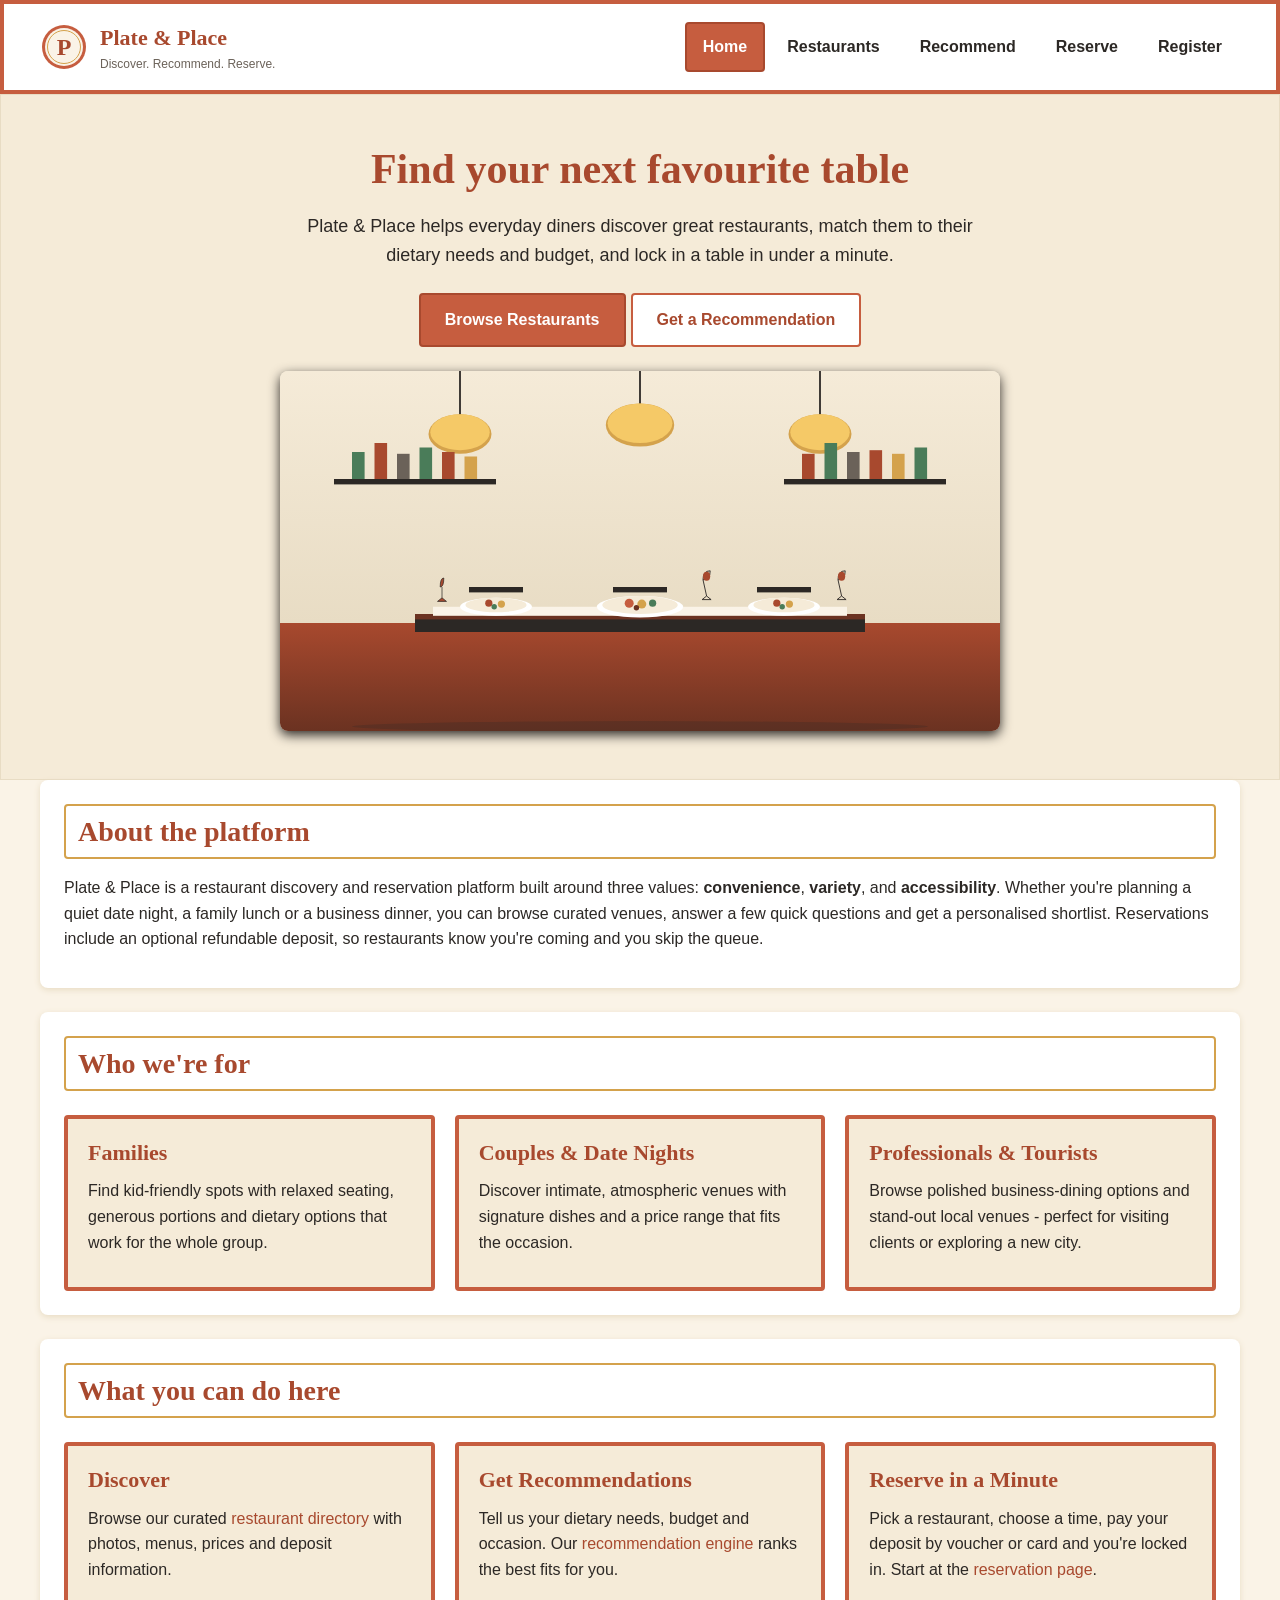
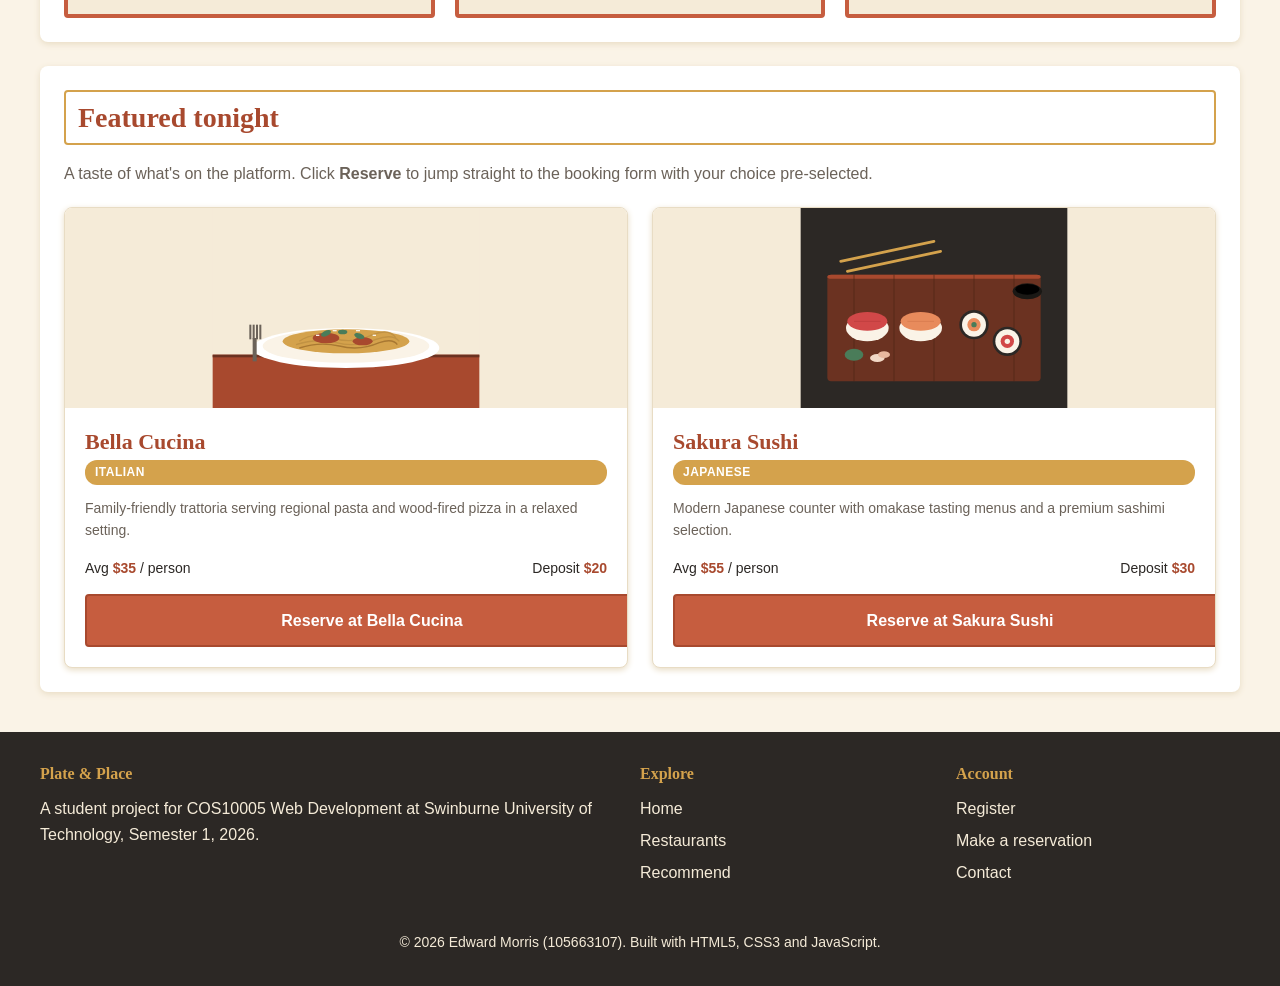
<file: index.html>
<!DOCTYPE html>
<html lang="en">
<head>

    <meta charset="utf-8">
    <meta name="viewport" content="width=device-width, initial-scale=1">
    <meta name="description" content="Plate &amp; Place - discover restaurants, get personalised recommendations, and reserve your table in seconds.">
    <meta name="keywords" content="restaurant, reservation, booking, dining, recommendation">
    <meta name="author" content="Edward Morris">
    <title>Plate &amp; Place - Restaurant Discovery &amp; Reservation</title>
    <link rel="stylesheet" href="css/style.css">
    <script src="js/script.js"></script>
</head>
<body>

<header>
        <div class="header-inner">
            <div class="logo-block">
                <img src="images/logo.svg" alt="Plate and Place logo - a plate with the letter P">
                <div>
                    <span class="site-name">Plate &amp; Place</span>
                    <span class="tagline">Discover. Recommend. Reserve.</span>
                </div>
            </div>

            <nav>
                <ul>
                    <li><a href="index.html" class="current">Home</a></li>
                    <li><a href="restaurants.html">Restaurants</a></li>
                    <li><a href="recommend.html">Recommend</a></li>
                    <li><a href="reservation.html">Reserve</a></li>
                    <li><a href="register.html">Register</a></li>
                </ul>
            </nav>
        </div>
    </header>

<section class="hero">
        <h1>Find your next favourite table</h1>
        <p>
            Plate &amp; Place helps everyday diners discover great restaurants,
            match them to their dietary needs and budget, and lock in a table
            in under a minute.
        </p>
        <p>
            <a class="btn" href="restaurants.html">Browse Restaurants</a>
            <a class="btn btn-secondary" href="recommend.html">Get a Recommendation</a>
        </p>
        <img src="images/hero.svg" alt="Illustration of a warm restaurant interior with diners at tables">
    </section>

<main class="page-wrapper">

<section class="section">
            <h2>About the platform</h2>
            <p>
                Plate &amp; Place is a restaurant discovery and reservation platform built around three
                values: <strong>convenience</strong>, <strong>variety</strong>, and
                <strong>accessibility</strong>. Whether you're planning a quiet date night, a family lunch
                or a business dinner, you can browse curated venues, answer a few quick questions and
                get a personalised shortlist. Reservations include an optional refundable deposit, so
                restaurants know you're coming and you skip the queue.
            </p>
        </section>

<section class="section">
            <h2>Who we're for</h2>
            <div class="feature-grid">
                <article class="feature">
                    <h3>Families</h3>
                    <p>
                        Find kid-friendly spots with relaxed seating, generous portions
                        and dietary options that work for the whole group.
                    </p>
                </article>
                <article class="feature">
                    <h3>Couples &amp; Date Nights</h3>
                    <p>
                        Discover intimate, atmospheric venues with signature dishes
                        and a price range that fits the occasion.
                    </p>
                </article>
                <article class="feature">
                    <h3>Professionals &amp; Tourists</h3>
                    <p>
                        Browse polished business-dining options and stand-out local
                        venues - perfect for visiting clients or exploring a new city.
                    </p>
                </article>
            </div>
        </section>

<section class="section">
            <h2>What you can do here</h2>
            <div class="feature-grid">
                <article class="feature">
                    <h3>Discover</h3>
                    <p>
                        Browse our curated <a href="restaurants.html">restaurant directory</a>
                        with photos, menus, prices and deposit information.
                    </p>
                </article>
                <article class="feature">
                    <h3>Get Recommendations</h3>
                    <p>
                        Tell us your dietary needs, budget and occasion. Our
                        <a href="recommend.html">recommendation engine</a> ranks the
                        best fits for you.
                    </p>
                </article>
                <article class="feature">
                    <h3>Reserve in a Minute</h3>
                    <p>
                        Pick a restaurant, choose a time, pay your deposit by
                        voucher or card and you're locked in. Start at the
                        <a href="reservation.html">reservation page</a>.
                    </p>
                </article>
            </div>
        </section>

<section class="section">
            <h2>Featured tonight</h2>
            <p class="section-intro">
                A taste of what's on the platform. Click <strong>Reserve</strong> to jump straight
                to the booking form with your choice pre-selected.
            </p>
            <div class="restaurant-list">
                <article class="restaurant-card">
                    <img src="images/bella.svg" alt="Bella Cucina illustration - a plate of pasta">
                    <div class="card-body">
                        <h3>Bella Cucina</h3>
                        <span class="cuisine-tag">Italian</span>
                        <p class="description">
                            Family-friendly trattoria serving regional pasta and wood-fired pizza
                            in a relaxed setting.
                        </p>
                        <div class="card-meta">
                            <span>Avg <strong>$35</strong> / person</span>
                            <span>Deposit <strong>$20</strong></span>
                        </div>
                        <a class="btn btn-block" href="reservation.html?restaurant=bella">Reserve at Bella Cucina</a>
                    </div>
                </article>

                <article class="restaurant-card">
                    <img src="images/sakura.svg" alt="Sakura Sushi illustration - sushi platter with chopsticks">
                    <div class="card-body">
                        <h3>Sakura Sushi</h3>
                        <span class="cuisine-tag">Japanese</span>
                        <p class="description">
                            Modern Japanese counter with omakase tasting menus and a
                            premium sashimi selection.
                        </p>
                        <div class="card-meta">
                            <span>Avg <strong>$55</strong> / person</span>
                            <span>Deposit <strong>$30</strong></span>
                        </div>
                        <a class="btn btn-block" href="reservation.html?restaurant=sakura">Reserve at Sakura Sushi</a>
                    </div>
                </article>
            </div>
        </section>

    </main>

<footer>
        <div class="footer-inner">
            <div>
                <h4>Plate &amp; Place</h4>
                <p>
                    A student project for COS10005 Web Development at
                    Swinburne University of Technology, Semester 1, 2026.
                </p>
            </div>
            <div>
                <h4>Explore</h4>
                <ul>
                    <li><a href="index.html">Home</a></li>
                    <li><a href="restaurants.html">Restaurants</a></li>
                    <li><a href="recommend.html">Recommend</a></li>
                </ul>
            </div>
            <div>
                <h4>Account</h4>
                <ul>
                    <li><a href="register.html">Register</a></li>
                    <li><a href="reservation.html">Make a reservation</a></li>
                    <li><a href="mailto:hello@plateandplace.example">Contact</a></li>
                </ul>
            </div>
        </div>
        <div class="footer-bottom">
            <p>&copy; 2026 Edward Morris (105663107). Built with HTML5, CSS3 and JavaScript.</p>
        </div>
    </footer>

</body>
</html>
</file>
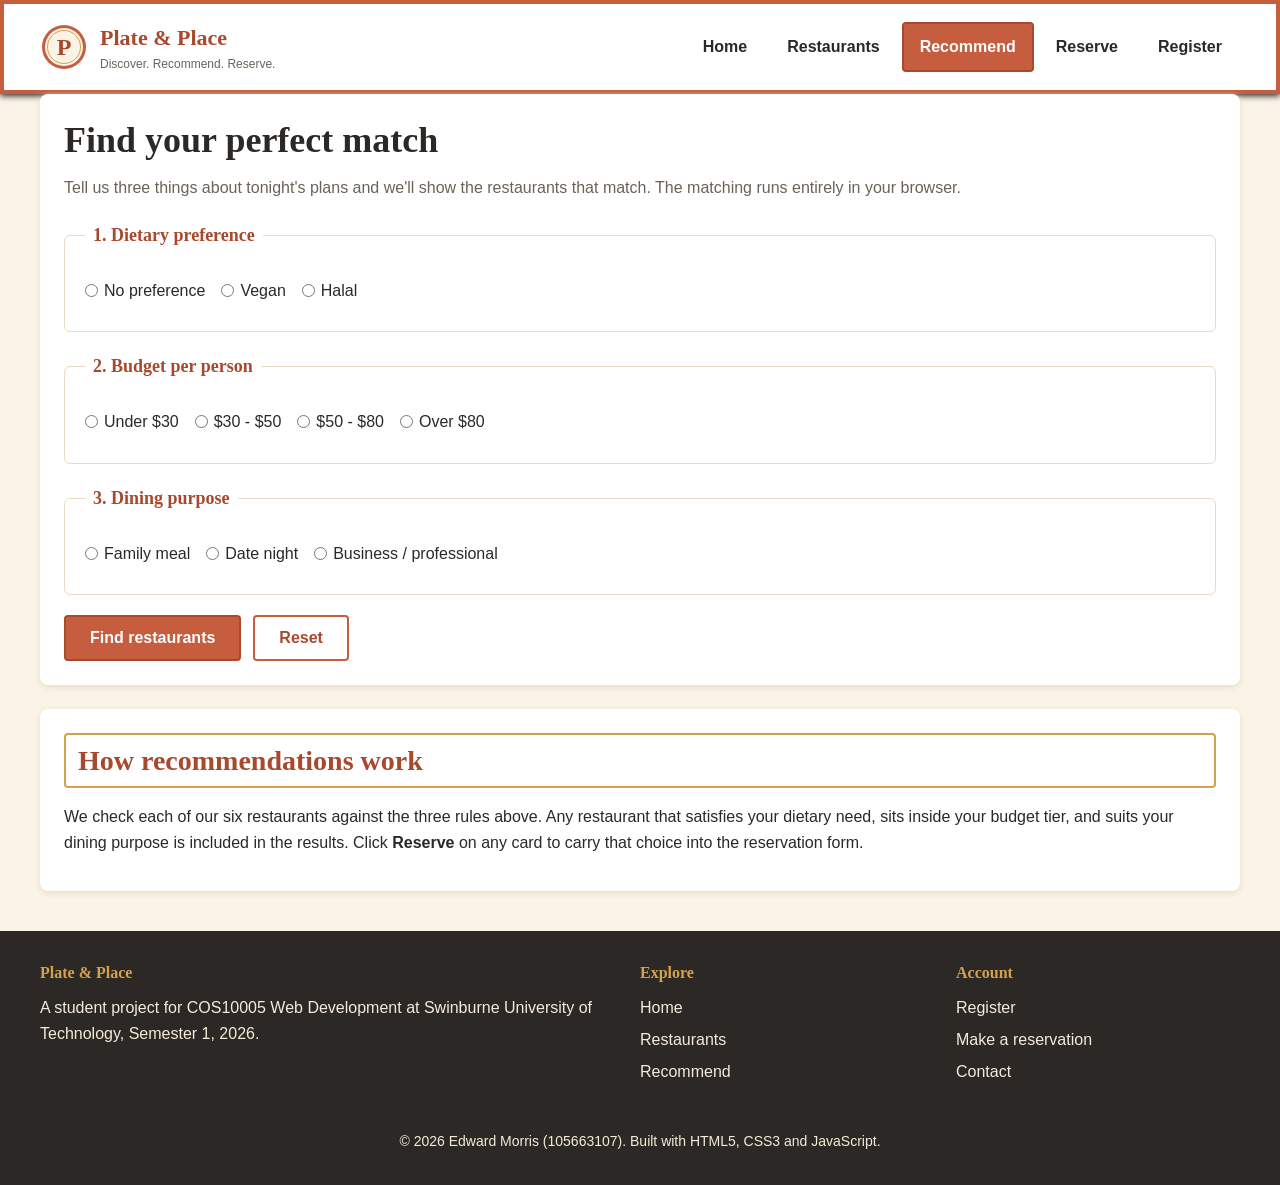
<file: recommend.html>
<!DOCTYPE html>
<html lang="en">
<head>

    <meta charset="utf-8">
    <meta name="viewport" content="width=device-width, initial-scale=1">
    <meta name="description" content="Answer three questions and get personalised restaurant recommendations on Plate &amp; Place.">
    <meta name="author" content="Edward Morris">
    <title>Recommendation - Plate &amp; Place</title>
    <link rel="stylesheet" href="css/style.css">
    <script src="js/script.js"></script>
</head>
<body>

<header>
        <div class="header-inner">
            <div class="logo-block">
                <img src="images/logo.svg" alt="Plate and Place logo - a plate with the letter P">
                <div>
                    <span class="site-name">Plate &amp; Place</span>
                    <span class="tagline">Discover. Recommend. Reserve.</span>
                </div>
            </div>
            <nav>
                <ul>
                    <li><a href="index.html">Home</a></li>
                    <li><a href="restaurants.html">Restaurants</a></li>
                    <li><a href="recommend.html" class="current">Recommend</a></li>
                    <li><a href="reservation.html">Reserve</a></li>
                    <li><a href="register.html">Register</a></li>
                </ul>
            </nav>
        </div>
    </header>

    <main class="page-wrapper">

<section class="section">
            <h1>Find your perfect match</h1>
            <p class="section-intro">
                Tell us three things about tonight's plans and we'll show
                the restaurants that match. The matching runs entirely in
                your browser.
            </p>

<form id="recommendForm" action="#" method="get">

<fieldset>
                    <legend>1. Dietary preference</legend>
                    <div class="radio-group">
                        <label><input type="radio" id="dietaryNone"  name="dietary" value="none"> No preference</label>
                        <label><input type="radio" id="dietaryVegan" name="dietary" value="vegan"> Vegan</label>
                        <label><input type="radio" id="dietaryHalal" name="dietary" value="halal"> Halal</label>
                    </div>
                </fieldset>

<fieldset>
                    <legend>2. Budget per person</legend>
                    <div class="radio-group">
                        <label><input type="radio" id="budgetUnder30" name="budget" value="under30"> Under $30</label>
                        <label><input type="radio" id="budget30to50"  name="budget" value="30-50"> $30 - $50</label>
                        <label><input type="radio" id="budget50to80"  name="budget" value="50-80"> $50 - $80</label>
                        <label><input type="radio" id="budgetOver80"  name="budget" value="over80"> Over $80</label>
                    </div>
                </fieldset>

<fieldset>
                    <legend>3. Dining purpose</legend>
                    <div class="radio-group">
                        <label><input type="radio" id="purposeFamily"   name="purpose" value="family"> Family meal</label>
                        <label><input type="radio" id="purposeDate"     name="purpose" value="date"> Date night</label>
                        <label><input type="radio" id="purposeBusiness" name="purpose" value="business"> Business / professional</label>
                    </div>
                </fieldset>

<div class="form-actions">
                    <input type="submit" value="Find restaurants">
                    <input type="reset" value="Reset">
                </div>
            </form>
        </section>

<section class="section" id="recommendation-results">
            <h2>How recommendations work</h2>
            <p>
                We check each of our six restaurants against the three
                rules above. Any restaurant that satisfies your dietary
                need, sits inside your budget tier, and suits your dining
                purpose is included in the results. Click
                <strong>Reserve</strong> on any card to carry that choice
                into the reservation form.
            </p>
        </section>

    </main>

<footer>
        <div class="footer-inner">
            <div>
                <h4>Plate &amp; Place</h4>
                <p>
                    A student project for COS10005 Web Development at
                    Swinburne University of Technology, Semester 1, 2026.
                </p>
            </div>
            <div>
                <h4>Explore</h4>
                <ul>
                    <li><a href="index.html">Home</a></li>
                    <li><a href="restaurants.html">Restaurants</a></li>
                    <li><a href="recommend.html">Recommend</a></li>
                </ul>
            </div>
            <div>
                <h4>Account</h4>
                <ul>
                    <li><a href="register.html">Register</a></li>
                    <li><a href="reservation.html">Make a reservation</a></li>
                    <li><a href="mailto:hello@plateandplace.example">Contact</a></li>
                </ul>
            </div>
        </div>
        <div class="footer-bottom">
            <p>&copy; 2026 Edward Morris (105663107). Built with HTML5, CSS3 and JavaScript.</p>
        </div>
    </footer>

</body>
</html>
</file>
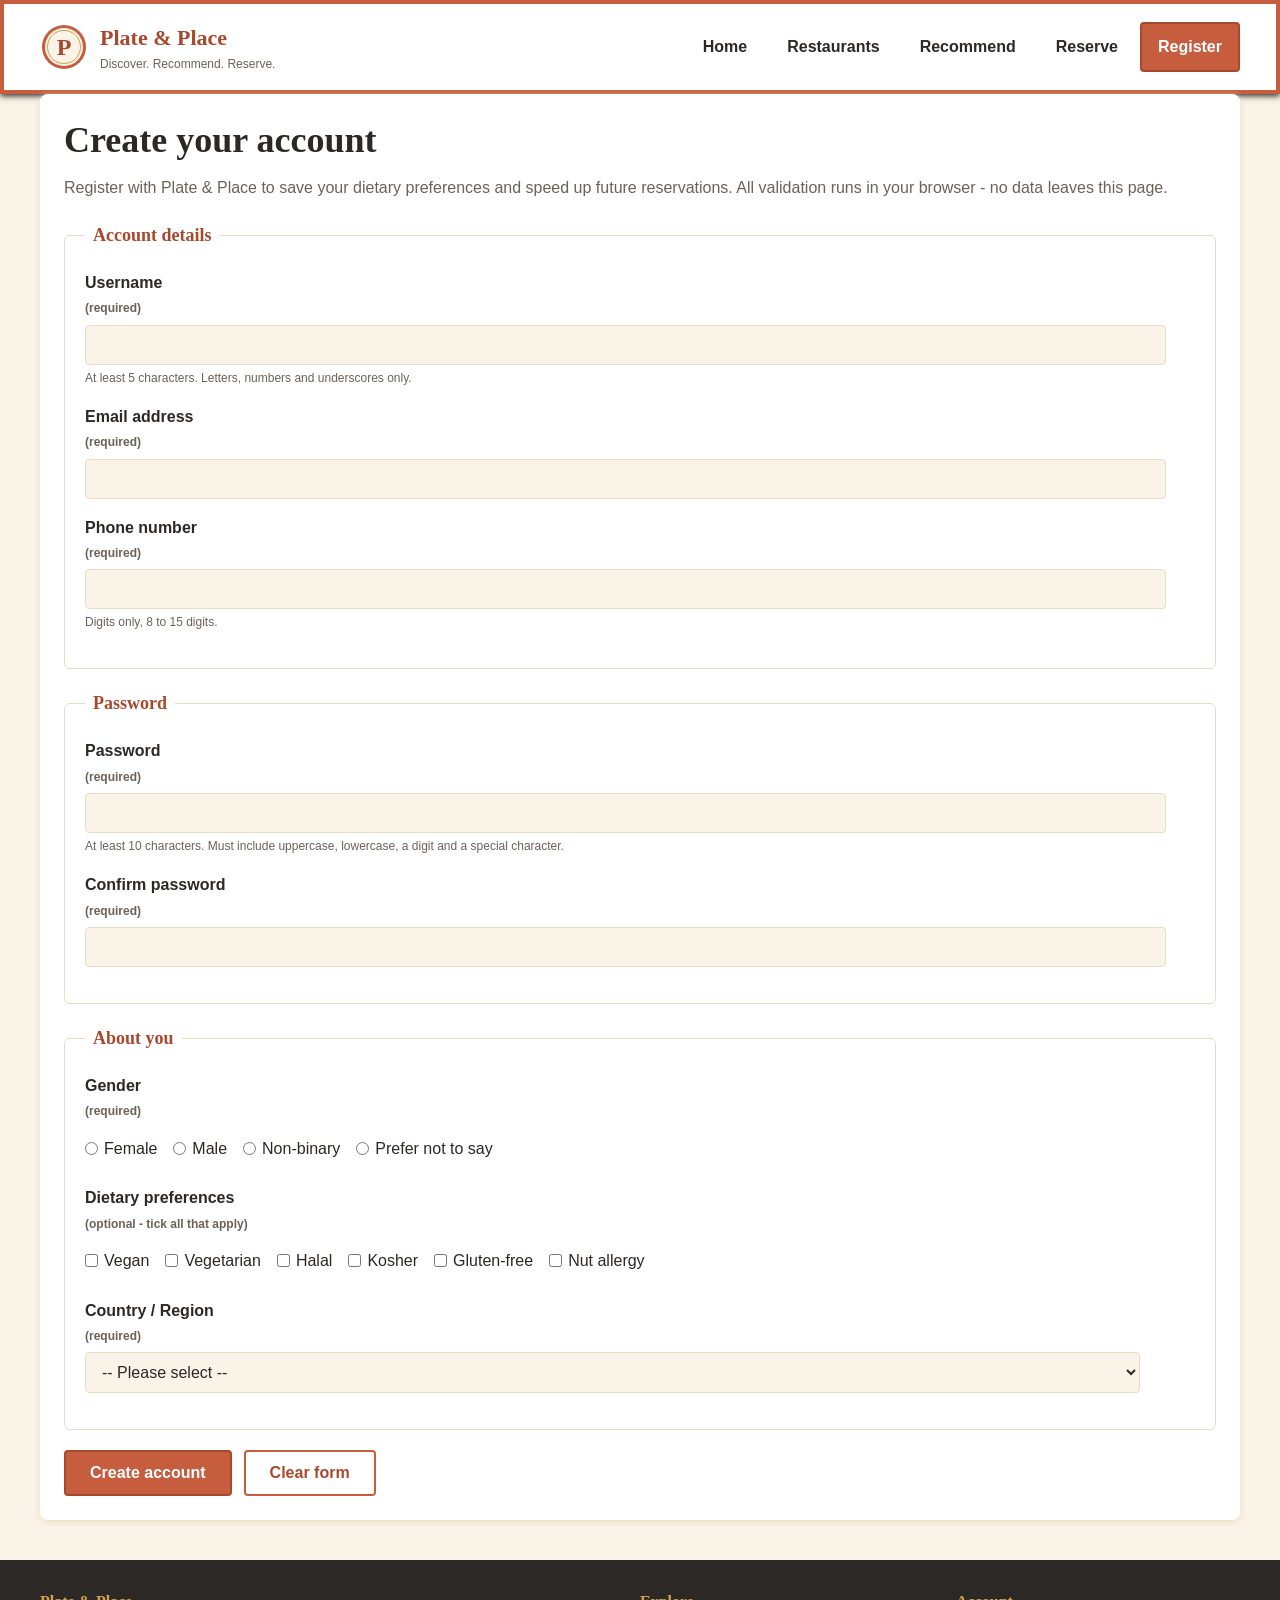
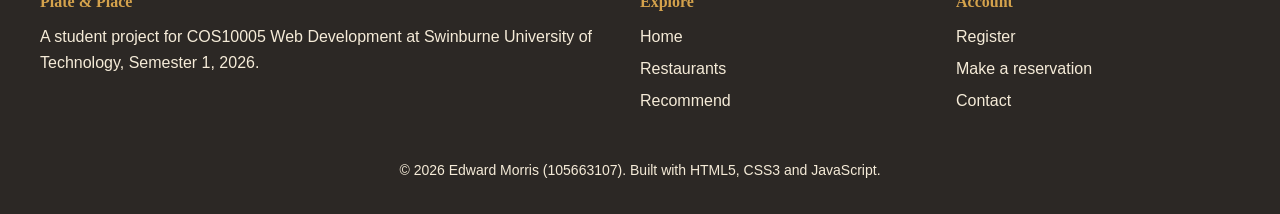
<file: register.html>
<!DOCTYPE html>
<html lang="en">
<head>

    <meta charset="utf-8">
    <meta name="viewport" content="width=device-width, initial-scale=1">
    <meta name="description" content="Create your free Plate &amp; Place account to save preferences and book restaurants faster.">
    <meta name="author" content="Edward Morris">
    <title>Register - Plate &amp; Place</title>
    <link rel="stylesheet" href="css/style.css">
    <script src="js/script.js"></script>
</head>
<body>

<header>
        <div class="header-inner">
            <div class="logo-block">
                <img src="images/logo.svg" alt="Plate and Place logo - a plate with the letter P">
                <div>
                    <span class="site-name">Plate &amp; Place</span>
                    <span class="tagline">Discover. Recommend. Reserve.</span>
                </div>
            </div>
            <nav>
                <ul>
                    <li><a href="index.html">Home</a></li>
                    <li><a href="restaurants.html">Restaurants</a></li>
                    <li><a href="recommend.html">Recommend</a></li>
                    <li><a href="reservation.html">Reserve</a></li>
                    <li><a href="register.html" class="current">Register</a></li>
                </ul>
            </nav>
        </div>
    </header>

    <main class="page-wrapper">

<section class="section">
            <h1>Create your account</h1>
            <p class="section-intro">
                Register with Plate &amp; Place to save your dietary preferences
                and speed up future reservations. All validation runs in your
                browser - no data leaves this page.
            </p>

<form id="registerForm" action="#" method="post">

<fieldset>
                    <legend>Account details</legend>

                    <div class="form-row">
                        <label for="username">Username <span class="help">(required)</span></label>
                        <input type="text" id="username" name="username" maxlength="30">
                        <span class="help">At least 5 characters. Letters, numbers and underscores only.</span>
                    </div>

                    <div class="form-row">
                        <label for="email">Email address <span class="help">(required)</span></label>
                        <input type="email" id="email" name="email" maxlength="80">
                    </div>

                    <div class="form-row">
                        <label for="phone">Phone number <span class="help">(required)</span></label>
                        <input type="tel" id="phone" name="phone" maxlength="15">
                        <span class="help">Digits only, 8 to 15 digits.</span>
                    </div>
                </fieldset>

<fieldset>
                    <legend>Password</legend>

                    <div class="form-row">
                        <label for="password">Password <span class="help">(required)</span></label>
                        <input type="password" id="password" name="password" maxlength="64">
                        <span class="help">
                            At least 10 characters. Must include uppercase, lowercase,
                            a digit and a special character.
                        </span>
                    </div>

                    <div class="form-row">
                        <label for="confirmPassword">Confirm password <span class="help">(required)</span></label>
                        <input type="password" id="confirmPassword" name="confirmPassword" maxlength="64">
                    </div>
                </fieldset>

<fieldset>
                    <legend>About you</legend>

<div class="form-row">
                        <label>Gender <span class="help">(required)</span></label>
                        <div class="radio-group">
                            <label><input type="radio" id="genderFemale" name="gender" value="female"> Female</label>
                            <label><input type="radio" id="genderMale" name="gender" value="male"> Male</label>
                            <label><input type="radio" id="genderNonbinary" name="gender" value="nonbinary"> Non-binary</label>
                            <label><input type="radio" id="genderPreferNot" name="gender" value="prefer-not"> Prefer not to say</label>
                        </div>
                    </div>

<div class="form-row">
                        <label>Dietary preferences <span class="help">(optional - tick all that apply)</span></label>
                        <div class="checkbox-group">
                            <label><input type="checkbox" name="dietary" value="vegan"> Vegan</label>
                            <label><input type="checkbox" name="dietary" value="vegetarian"> Vegetarian</label>
                            <label><input type="checkbox" name="dietary" value="halal"> Halal</label>
                            <label><input type="checkbox" name="dietary" value="kosher"> Kosher</label>
                            <label><input type="checkbox" name="dietary" value="gluten-free"> Gluten-free</label>
                            <label><input type="checkbox" name="dietary" value="nut-allergy"> Nut allergy</label>
                        </div>
                    </div>

<div class="form-row">
                        <label for="country">Country / Region <span class="help">(required)</span></label>
                        <select id="country" name="country">
                            <option value="">-- Please select --</option>
                            <option value="AU">Australia</option>
                            <option value="NZ">New Zealand</option>
                            <option value="GB">United Kingdom</option>
                            <option value="US">United States</option>
                            <option value="CA">Canada</option>
                            <option value="SG">Singapore</option>
                            <option value="MY">Malaysia</option>
                            <option value="IN">India</option>
                            <option value="CN">China</option>
                            <option value="JP">Japan</option>
                            <option value="other">Other</option>
                        </select>
                    </div>
                </fieldset>

<div class="form-actions">
                    <input type="submit" value="Create account">
                    <input type="reset" value="Clear form">
                </div>
            </form>
        </section>

    </main>

<footer>
        <div class="footer-inner">
            <div>
                <h4>Plate &amp; Place</h4>
                <p>
                    A student project for COS10005 Web Development at
                    Swinburne University of Technology, Semester 1, 2026.
                </p>
            </div>
            <div>
                <h4>Explore</h4>
                <ul>
                    <li><a href="index.html">Home</a></li>
                    <li><a href="restaurants.html">Restaurants</a></li>
                    <li><a href="recommend.html">Recommend</a></li>
                </ul>
            </div>
            <div>
                <h4>Account</h4>
                <ul>
                    <li><a href="register.html">Register</a></li>
                    <li><a href="reservation.html">Make a reservation</a></li>
                    <li><a href="mailto:hello@plateandplace.example">Contact</a></li>
                </ul>
            </div>
        </div>
        <div class="footer-bottom">
            <p>&copy; 2026 Edward Morris (105663107). Built with HTML5, CSS3 and JavaScript.</p>
        </div>
    </footer>

</body>
</html>
</file>
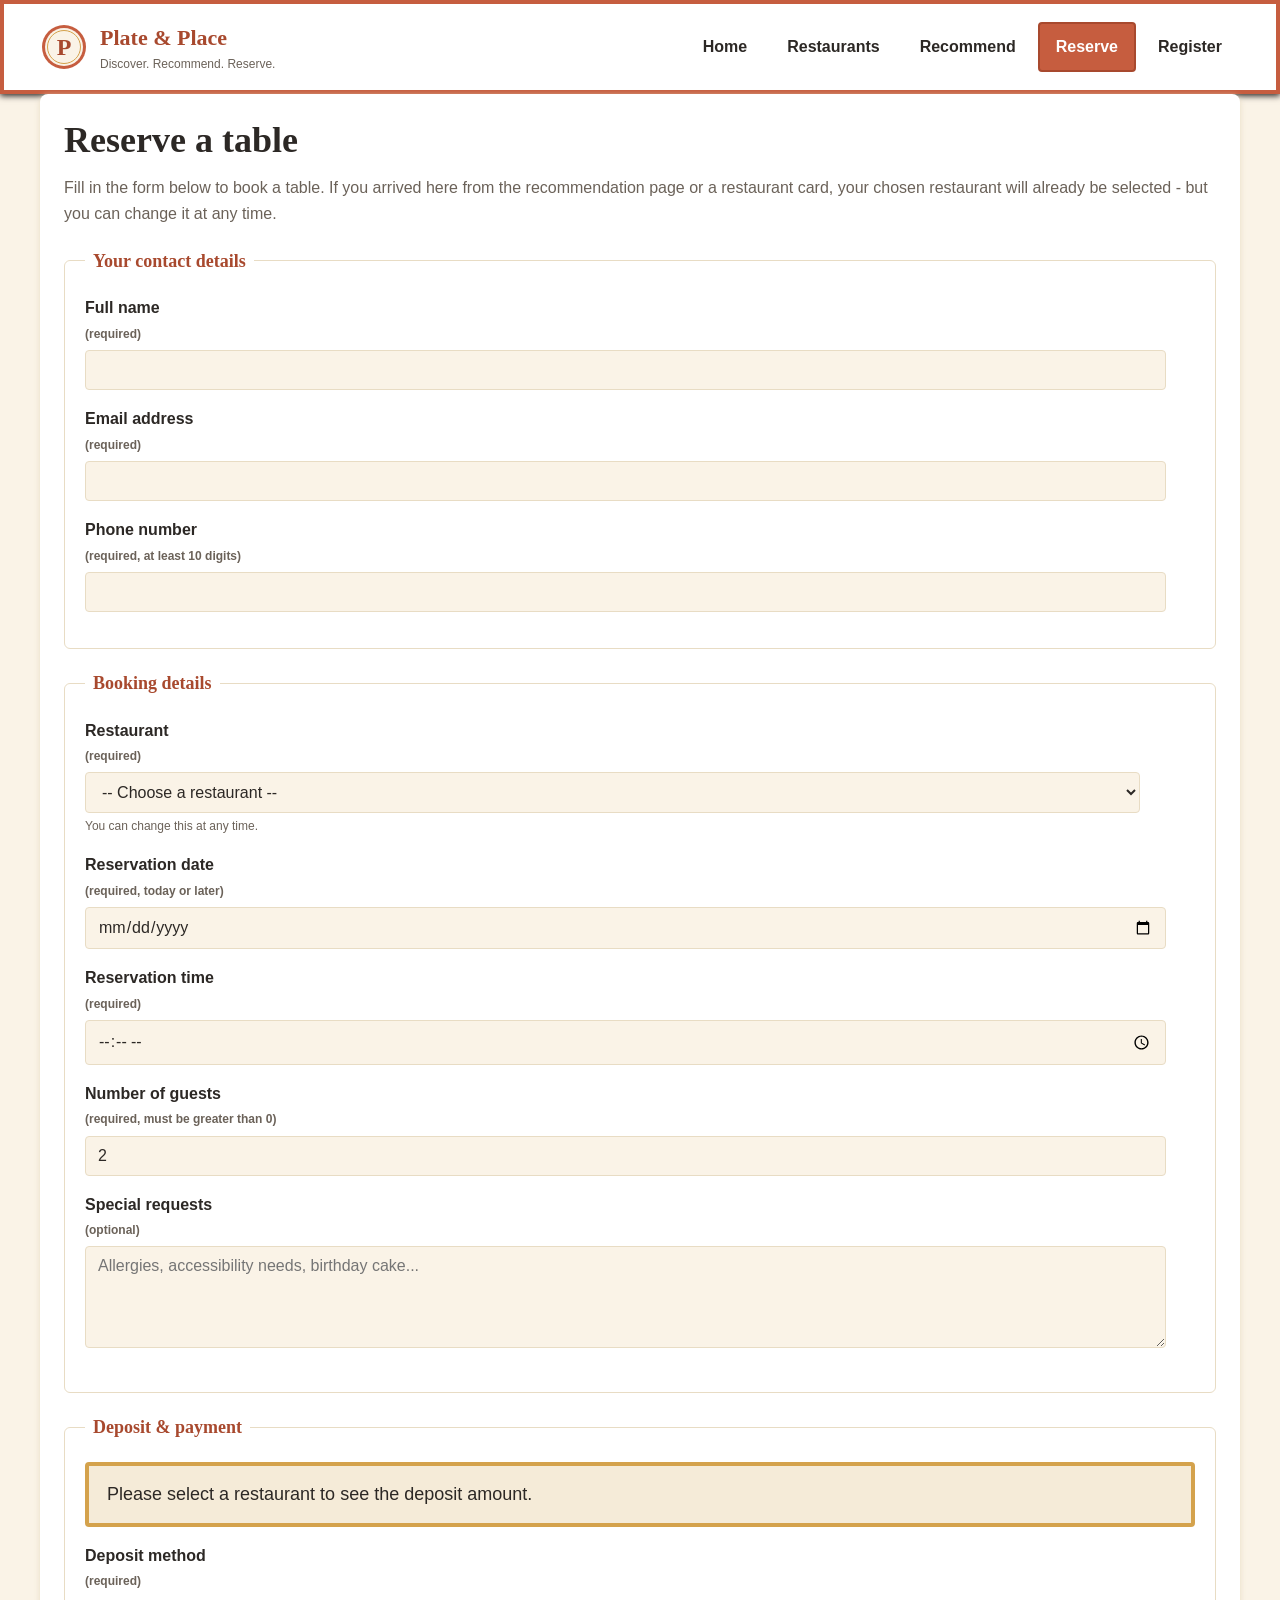
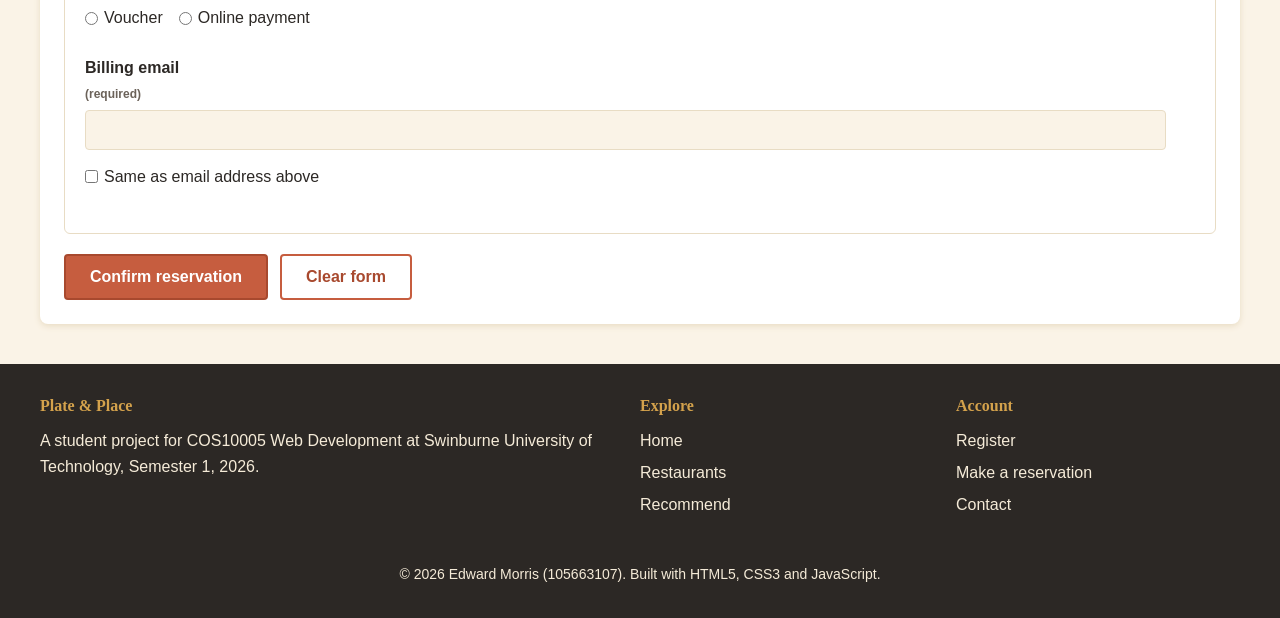
<file: reservation.html>
<!DOCTYPE html>
<html lang="en">
<head>

    <meta charset="utf-8">
    <meta name="viewport" content="width=device-width, initial-scale=1">
    <meta name="description" content="Book a table on Plate &amp; Place - choose a restaurant, pay your deposit by voucher or card, and you're set.">
    <meta name="author" content="Edward Morris">
    <title>Make a Reservation - Plate &amp; Place</title>
    <link rel="stylesheet" href="css/style.css">
    <script src="js/script.js"></script>
</head>
<body>

<header>
        <div class="header-inner">
            <div class="logo-block">
                <img src="images/logo.svg" alt="Plate and Place logo - a plate with the letter P">
                <div>
                    <span class="site-name">Plate &amp; Place</span>
                    <span class="tagline">Discover. Recommend. Reserve.</span>
                </div>
            </div>
            <nav>
                <ul>
                    <li><a href="index.html">Home</a></li>
                    <li><a href="restaurants.html">Restaurants</a></li>
                    <li><a href="recommend.html">Recommend</a></li>
                    <li><a href="reservation.html" class="current">Reserve</a></li>
                    <li><a href="register.html">Register</a></li>
                </ul>
            </nav>
        </div>
    </header>

    <main class="page-wrapper">

<section class="section">
            <h1>Reserve a table</h1>
            <p class="section-intro">
                Fill in the form below to book a table. If you arrived here from
                the recommendation page or a restaurant card, your chosen
                restaurant will already be selected - but you can change it at
                any time.
            </p>

<form id="reservationForm"
                  method="post"
                  action="http://mercury.swin.edu.au/it105663107/cos10005/regtest.php">

<fieldset>
                    <legend>Your contact details</legend>

                    <div class="form-row">
                        <label for="fullName">Full name <span class="help">(required)</span></label>
                        <input type="text" id="fullName" name="fullName" maxlength="60">
                    </div>

                    <div class="form-row">
                        <label for="email">Email address <span class="help">(required)</span></label>
                        <input type="email" id="email" name="email" maxlength="80">
                    </div>

                    <div class="form-row">
                        <label for="phone">Phone number <span class="help">(required, at least 10 digits)</span></label>
                        <input type="tel" id="phone" name="phone" maxlength="20">
                    </div>
                </fieldset>

<fieldset>
                    <legend>Booking details</legend>

                    <div class="form-row">
                        <label for="restaurant">Restaurant <span class="help">(required)</span></label>
                        <select id="restaurant" name="restaurant">
                            <option value="">-- Choose a restaurant --</option>
                            <option value="bella">Bella Cucina (Italian)</option>
                            <option value="sakura">Sakura Sushi (Japanese)</option>
                            <option value="spice">Spice Garden (Indian)</option>
                            <option value="green">Green Leaf (Plant-Based)</option>
                            <option value="prime">The Prime Cut (Steakhouse)</option>
                            <option value="olive">Olive &amp; Vine (Mediterranean)</option>
                        </select>
                        <span class="help">You can change this at any time.</span>
                    </div>

<div class="form-row">
                        <label for="reservationDate">Reservation date <span class="help">(required, today or later)</span></label>
                        <input type="date" id="reservationDate" name="reservationDate">
                    </div>

                    <div class="form-row">
                        <label for="reservationTime">Reservation time <span class="help">(required)</span></label>
                        <input type="time" id="reservationTime" name="reservationTime">
                    </div>

<div class="form-row">
                        <label for="guests">Number of guests <span class="help">(required, must be greater than 0)</span></label>
                        <input type="number" id="guests" name="guests" min="1" max="30" value="2">
                    </div>

<div class="form-row">
                        <label for="specialRequests">Special requests <span class="help">(optional)</span></label>
                        <textarea id="specialRequests" name="specialRequests" rows="3"
                                  maxlength="500"
                                  placeholder="Allergies, accessibility needs, birthday cake..."></textarea>
                    </div>
                </fieldset>

<fieldset>
                    <legend>Deposit &amp; payment</legend>

<div class="form-row">
                        <div class="deposit-display" id="depositDisplay">
                            Please select a restaurant to see the deposit amount.
                        </div>
                        <input type="hidden" id="depositAmount" name="depositAmount" value="">
                    </div>

<div class="form-row">
                        <label>Deposit method <span class="help">(required)</span></label>
                        <div class="radio-group">
                            <label><input type="radio" id="paymentVoucher" name="paymentMethod" value="voucher"> Voucher</label>
                            <label><input type="radio" id="paymentOnline" name="paymentMethod" value="online"> Online payment</label>
                        </div>
                    </div>

<div class="payment-section" id="voucherSection">
                        <h4>Voucher payment</h4>
                        <div class="form-row">
                            <label for="voucherCode">Voucher code <span class="help">(12 digits)</span></label>
                            <input type="text" id="voucherCode" name="voucherCode"
                                   maxlength="12" placeholder="123456789012">
                        </div>
                    </div>

<div class="payment-section" id="cardSection">
                        <h4>Card payment</h4>
                        <p class="help">
                            Use fake card information for testing - this is a student
                            project with no real processing.
                        </p>
                        <div class="form-row">
                            <label for="cardType">Card type</label>
                            <select id="cardType" name="cardType">
                                <option value="">-- Select card type --</option>
                                <option value="visa">Visa (16 digits)</option>
                                <option value="mastercard">Mastercard (16 digits)</option>
                                <option value="amex">American Express (15 digits)</option>
                            </select>
                        </div>
                        <div class="form-row">
                            <label for="cardNumber">Card number</label>
                            <input type="text" id="cardNumber" name="cardNumber" maxlength="16"
                                   placeholder="4242424242424242">
                            <span class="help">Digits only.</span>
                        </div>
                    </div>

<div class="form-row">
                        <label for="billingEmail">Billing email <span class="help">(required)</span></label>
                        <input type="email" id="billingEmail" name="billingEmail" maxlength="80">
                        <div class="checkbox-group" style="margin-top:6px;">
                            <label>
                                <input type="checkbox" id="sameAsEmail" name="sameAsEmail">
                                Same as email address above
                            </label>
                        </div>
                    </div>
                </fieldset>

<div class="form-actions">
                    <input type="submit" value="Confirm reservation">
                    <input type="reset" value="Clear form">
                </div>
            </form>
        </section>

    </main>

<footer>
        <div class="footer-inner">
            <div>
                <h4>Plate &amp; Place</h4>
                <p>
                    A student project for COS10005 Web Development at
                    Swinburne University of Technology, Semester 1, 2026.
                </p>
            </div>
            <div>
                <h4>Explore</h4>
                <ul>
                    <li><a href="index.html">Home</a></li>
                    <li><a href="restaurants.html">Restaurants</a></li>
                    <li><a href="recommend.html">Recommend</a></li>
                </ul>
            </div>
            <div>
                <h4>Account</h4>
                <ul>
                    <li><a href="register.html">Register</a></li>
                    <li><a href="reservation.html">Make a reservation</a></li>
                    <li><a href="mailto:hello@plateandplace.example">Contact</a></li>
                </ul>
            </div>
        </div>
        <div class="footer-bottom">
            <p>&copy; 2026 Edward Morris (105663107). Built with HTML5, CSS3 and JavaScript.</p>
        </div>
    </footer>

</body>
</html>
</file>
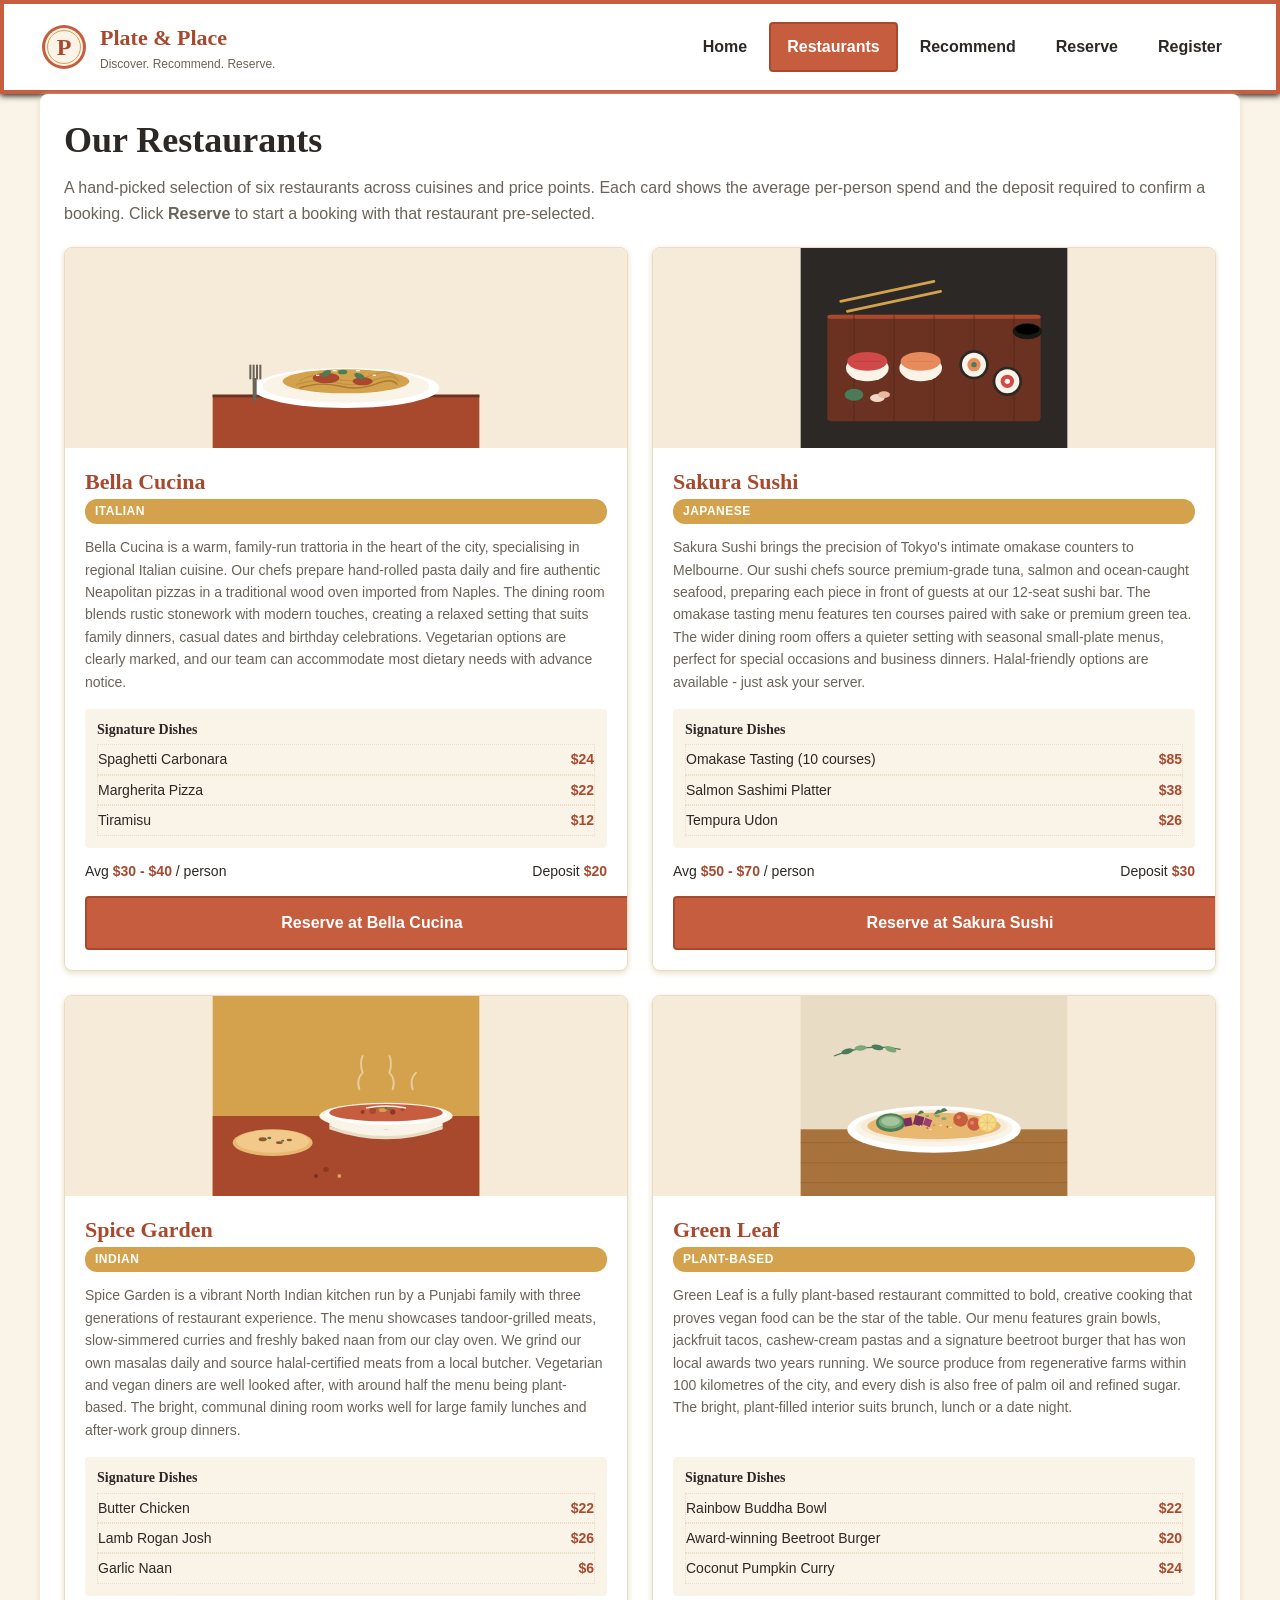
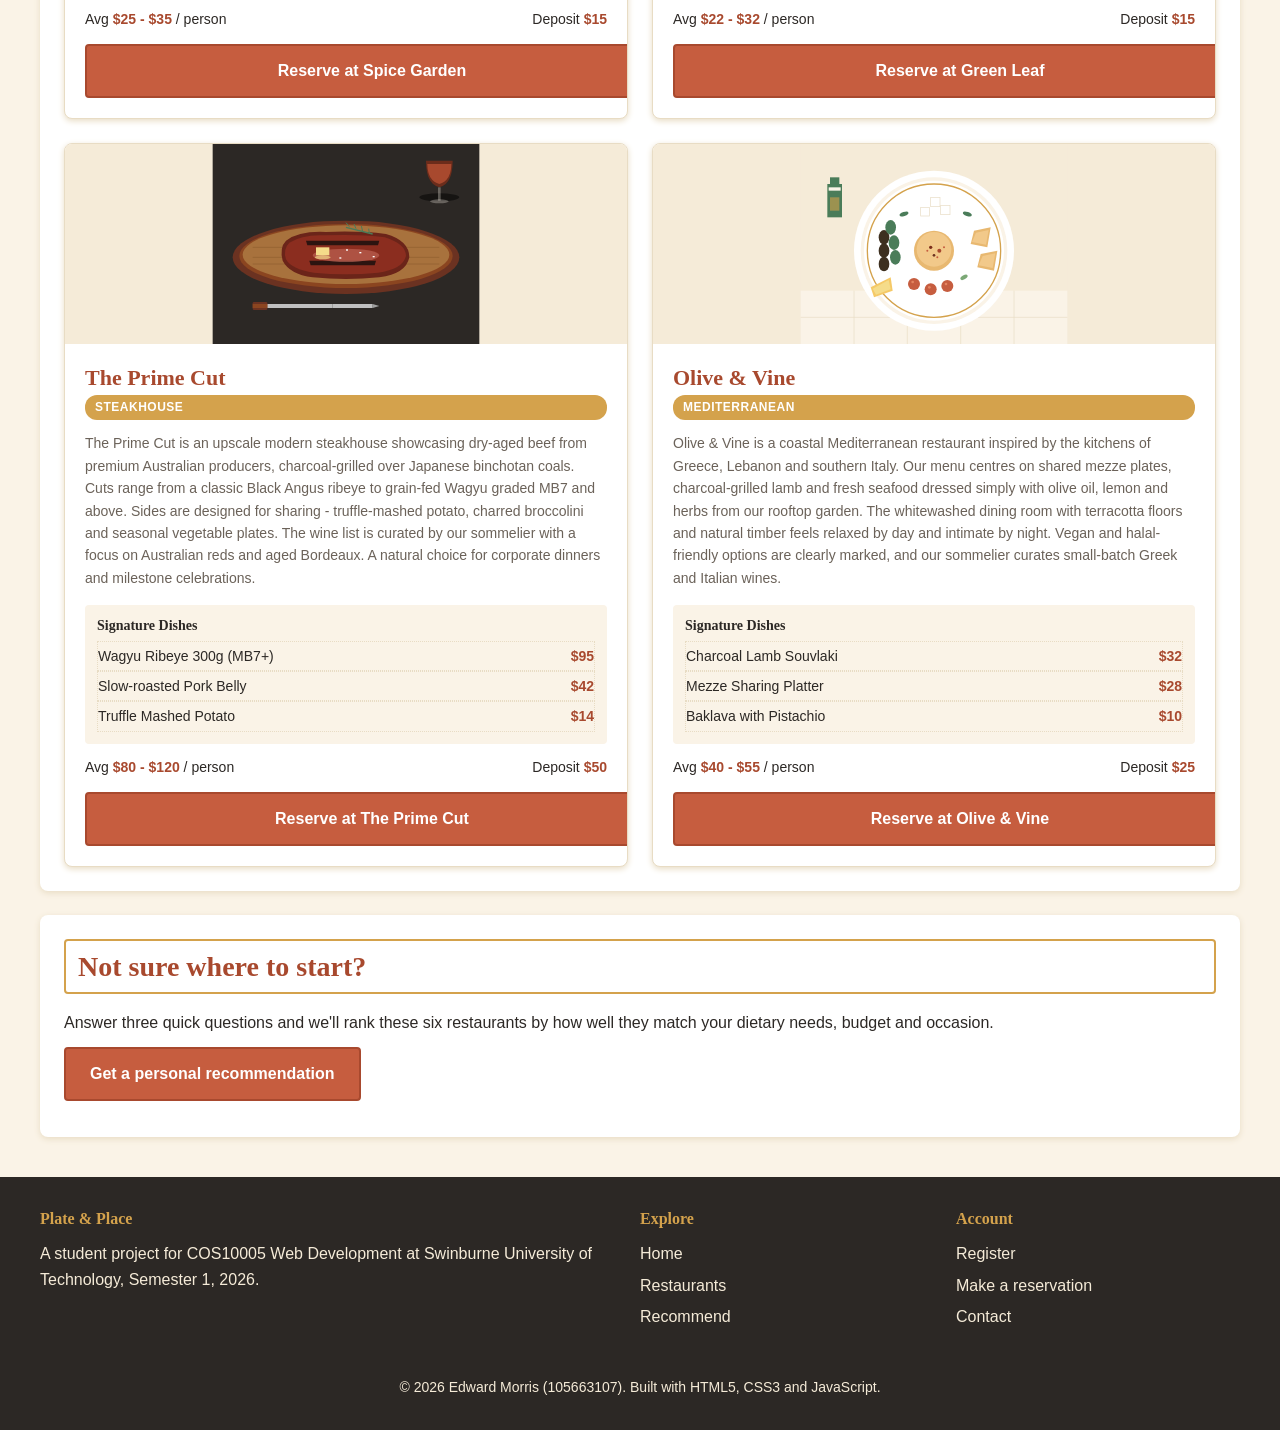
<file: restaurants.html>
<!DOCTYPE html>
<html lang="en">
<head>

    <meta charset="utf-8">
    <meta name="viewport" content="width=device-width, initial-scale=1">
    <meta name="description" content="Browse six restaurants on Plate &amp; Place - cuisines, signature dishes, prices and deposit information.">
    <meta name="author" content="Edward Morris">
    <title>Restaurants - Plate &amp; Place</title>
    <link rel="stylesheet" href="css/style.css">
    <script src="js/script.js"></script>
</head>
<body>

<header>
        <div class="header-inner">
            <div class="logo-block">
                <img src="images/logo.svg" alt="Plate and Place logo - a plate with the letter P">
                <div>
                    <span class="site-name">Plate &amp; Place</span>
                    <span class="tagline">Discover. Recommend. Reserve.</span>
                </div>
            </div>
            <nav>
                <ul>
                    <li><a href="index.html">Home</a></li>
                    <li><a href="restaurants.html" class="current">Restaurants</a></li>
                    <li><a href="recommend.html">Recommend</a></li>
                    <li><a href="reservation.html">Reserve</a></li>
                    <li><a href="register.html">Register</a></li>
                </ul>
            </nav>
        </div>
    </header>

    <main class="page-wrapper">

<section class="section">
            <h1>Our Restaurants</h1>
            <p class="section-intro">
                A hand-picked selection of six restaurants across cuisines and price points.
                Each card shows the average per-person spend and the deposit required to confirm
                a booking. Click <strong>Reserve</strong> to start a booking with that restaurant
                pre-selected.
            </p>

<div class="restaurant-list">

<article class="restaurant-card">
                    <img src="images/bella.svg" alt="Bella Cucina illustration showing a plate of spaghetti with herbs">
                    <div class="card-body">
                        <h3>Bella Cucina</h3>
                        <span class="cuisine-tag">Italian</span>
                        <p class="description">
                            Bella Cucina is a warm, family-run trattoria in the heart of the city,
                            specialising in regional Italian cuisine. Our chefs prepare hand-rolled
                            pasta daily and fire authentic Neapolitan pizzas in a traditional
                            wood oven imported from Naples. The dining room blends rustic stonework
                            with modern touches, creating a relaxed setting that suits family
                            dinners, casual dates and birthday celebrations. Vegetarian options
                            are clearly marked, and our team can accommodate most dietary needs
                            with advance notice.
                        </p>
                        <div class="dishes">
                            <h4>Signature Dishes</h4>
                            <ul>
                                <li><span>Spaghetti Carbonara</span><span class="dish-price">$24</span></li>
                                <li><span>Margherita Pizza</span><span class="dish-price">$22</span></li>
                                <li><span>Tiramisu</span><span class="dish-price">$12</span></li>
                            </ul>
                        </div>
                        <div class="card-meta">
                            <span>Avg <strong>$30 - $40</strong> / person</span>
                            <span>Deposit <strong>$20</strong></span>
                        </div>
                        <a class="btn btn-block" href="reservation.html?restaurant=bella">Reserve at Bella Cucina</a>
                    </div>
                </article>

<article class="restaurant-card">
                    <img src="images/sakura.svg" alt="Sakura Sushi illustration showing a sushi platter with chopsticks">
                    <div class="card-body">
                        <h3>Sakura Sushi</h3>
                        <span class="cuisine-tag">Japanese</span>
                        <p class="description">
                            Sakura Sushi brings the precision of Tokyo's intimate omakase counters
                            to Melbourne. Our sushi chefs source premium-grade tuna, salmon and
                            ocean-caught seafood, preparing each piece in front of guests at our
                            12-seat sushi bar. The omakase tasting menu features ten courses
                            paired with sake or premium green tea. The wider dining room offers
                            a quieter setting with seasonal small-plate menus, perfect for
                            special occasions and business dinners. Halal-friendly options are
                            available - just ask your server.
                        </p>
                        <div class="dishes">
                            <h4>Signature Dishes</h4>
                            <ul>
                                <li><span>Omakase Tasting (10 courses)</span><span class="dish-price">$85</span></li>
                                <li><span>Salmon Sashimi Platter</span><span class="dish-price">$38</span></li>
                                <li><span>Tempura Udon</span><span class="dish-price">$26</span></li>
                            </ul>
                        </div>
                        <div class="card-meta">
                            <span>Avg <strong>$50 - $70</strong> / person</span>
                            <span>Deposit <strong>$30</strong></span>
                        </div>
                        <a class="btn btn-block" href="reservation.html?restaurant=sakura">Reserve at Sakura Sushi</a>
                    </div>
                </article>

<article class="restaurant-card">
                    <img src="images/spice.svg" alt="Spice Garden illustration showing a bowl of curry with naan bread">
                    <div class="card-body">
                        <h3>Spice Garden</h3>
                        <span class="cuisine-tag">Indian</span>
                        <p class="description">
                            Spice Garden is a vibrant North Indian kitchen run by a Punjabi
                            family with three generations of restaurant experience. The menu
                            showcases tandoor-grilled meats, slow-simmered curries and
                            freshly baked naan from our clay oven. We grind our own masalas
                            daily and source halal-certified meats from a local butcher.
                            Vegetarian and vegan diners are well looked after, with around
                            half the menu being plant-based. The bright, communal dining room
                            works well for large family lunches and after-work group dinners.
                        </p>
                        <div class="dishes">
                            <h4>Signature Dishes</h4>
                            <ul>
                                <li><span>Butter Chicken</span><span class="dish-price">$22</span></li>
                                <li><span>Lamb Rogan Josh</span><span class="dish-price">$26</span></li>
                                <li><span>Garlic Naan</span><span class="dish-price">$6</span></li>
                            </ul>
                        </div>
                        <div class="card-meta">
                            <span>Avg <strong>$25 - $35</strong> / person</span>
                            <span>Deposit <strong>$15</strong></span>
                        </div>
                        <a class="btn btn-block" href="reservation.html?restaurant=spice">Reserve at Spice Garden</a>
                    </div>
                </article>

<article class="restaurant-card">
                    <img src="images/green.svg" alt="Green Leaf illustration showing a colourful Buddha bowl">
                    <div class="card-body">
                        <h3>Green Leaf</h3>
                        <span class="cuisine-tag">Plant-Based</span>
                        <p class="description">
                            Green Leaf is a fully plant-based restaurant committed to bold,
                            creative cooking that proves vegan food can be the star of the
                            table. Our menu features grain bowls, jackfruit tacos,
                            cashew-cream pastas and a signature beetroot burger that has
                            won local awards two years running. We source produce from
                            regenerative farms within 100 kilometres of the city, and
                            every dish is also free of palm oil and refined sugar. The
                            bright, plant-filled interior suits brunch, lunch or a date night.
                        </p>
                        <div class="dishes">
                            <h4>Signature Dishes</h4>
                            <ul>
                                <li><span>Rainbow Buddha Bowl</span><span class="dish-price">$22</span></li>
                                <li><span>Award-winning Beetroot Burger</span><span class="dish-price">$20</span></li>
                                <li><span>Coconut Pumpkin Curry</span><span class="dish-price">$24</span></li>
                            </ul>
                        </div>
                        <div class="card-meta">
                            <span>Avg <strong>$22 - $32</strong> / person</span>
                            <span>Deposit <strong>$15</strong></span>
                        </div>
                        <a class="btn btn-block" href="reservation.html?restaurant=green">Reserve at Green Leaf</a>
                    </div>
                </article>

<article class="restaurant-card">
                    <img src="images/prime.svg" alt="The Prime Cut illustration showing a grilled steak on a wooden board">
                    <div class="card-body">
                        <h3>The Prime Cut</h3>
                        <span class="cuisine-tag">Steakhouse</span>
                        <p class="description">
                            The Prime Cut is an upscale modern steakhouse showcasing dry-aged
                            beef from premium Australian producers, charcoal-grilled over
                            Japanese binchotan coals. Cuts range from a classic Black Angus
                            ribeye to grain-fed Wagyu graded MB7 and above. Sides are designed
                            for sharing - truffle-mashed potato, charred broccolini and
                            seasonal vegetable plates. The wine list is curated by our
                            sommelier with a focus on Australian reds and aged Bordeaux.
                            A natural choice for corporate dinners and milestone celebrations.
                        </p>
                        <div class="dishes">
                            <h4>Signature Dishes</h4>
                            <ul>
                                <li><span>Wagyu Ribeye 300g (MB7+)</span><span class="dish-price">$95</span></li>
                                <li><span>Slow-roasted Pork Belly</span><span class="dish-price">$42</span></li>
                                <li><span>Truffle Mashed Potato</span><span class="dish-price">$14</span></li>
                            </ul>
                        </div>
                        <div class="card-meta">
                            <span>Avg <strong>$80 - $120</strong> / person</span>
                            <span>Deposit <strong>$50</strong></span>
                        </div>
                        <a class="btn btn-block" href="reservation.html?restaurant=prime">Reserve at The Prime Cut</a>
                    </div>
                </article>

<article class="restaurant-card">
                    <img src="images/olive.svg" alt="Olive and Vine illustration showing a mezze sharing plate with olives and pita">
                    <div class="card-body">
                        <h3>Olive &amp; Vine</h3>
                        <span class="cuisine-tag">Mediterranean</span>
                        <p class="description">
                            Olive &amp; Vine is a coastal Mediterranean restaurant inspired
                            by the kitchens of Greece, Lebanon and southern Italy. Our menu
                            centres on shared mezze plates, charcoal-grilled lamb and fresh
                            seafood dressed simply with olive oil, lemon and herbs from our
                            rooftop garden. The whitewashed dining room with terracotta floors
                            and natural timber feels relaxed by day and intimate by night.
                            Vegan and halal-friendly options are clearly marked, and our
                            sommelier curates small-batch Greek and Italian wines.
                        </p>
                        <div class="dishes">
                            <h4>Signature Dishes</h4>
                            <ul>
                                <li><span>Charcoal Lamb Souvlaki</span><span class="dish-price">$32</span></li>
                                <li><span>Mezze Sharing Platter</span><span class="dish-price">$28</span></li>
                                <li><span>Baklava with Pistachio</span><span class="dish-price">$10</span></li>
                            </ul>
                        </div>
                        <div class="card-meta">
                            <span>Avg <strong>$40 - $55</strong> / person</span>
                            <span>Deposit <strong>$25</strong></span>
                        </div>
                        <a class="btn btn-block" href="reservation.html?restaurant=olive">Reserve at Olive &amp; Vine</a>
                    </div>
                </article>

            </div>
        </section>

<section class="section">
            <h2>Not sure where to start?</h2>
            <p>
                Answer three quick questions and we'll rank these six restaurants by how
                well they match your dietary needs, budget and occasion.
            </p>
            <p>
                <a class="btn" href="recommend.html">Get a personal recommendation</a>
            </p>
        </section>

    </main>

<footer>
        <div class="footer-inner">
            <div>
                <h4>Plate &amp; Place</h4>
                <p>
                    A student project for COS10005 Web Development at
                    Swinburne University of Technology, Semester 1, 2026.
                </p>
            </div>
            <div>
                <h4>Explore</h4>
                <ul>
                    <li><a href="index.html">Home</a></li>
                    <li><a href="restaurants.html">Restaurants</a></li>
                    <li><a href="recommend.html">Recommend</a></li>
                </ul>
            </div>
            <div>
                <h4>Account</h4>
                <ul>
                    <li><a href="register.html">Register</a></li>
                    <li><a href="reservation.html">Make a reservation</a></li>
                    <li><a href="mailto:hello@plateandplace.example">Contact</a></li>
                </ul>
            </div>
        </div>
        <div class="footer-bottom">
            <p>&copy; 2026 Edward Morris (105663107). Built with HTML5, CSS3 and JavaScript.</p>
        </div>
    </footer>

</body>
</html>
</file>
<file: css/style.css>
* {
    margin: 0;
    padding: 0;
}

body {
    font-family: Helvetica, Arial, sans-serif;
    font-size: 16px;
    line-height: 1.6;
    color: #2C2825;
    background-color: #FAF3E7;
}

h1, h2, h3, h4 {
    font-family: Georgia, "Times New Roman", serif;
    color: #2C2825;
    line-height: 1.25;
    margin-bottom: 12px;
}

h1 { font-size: 36px; }
h2 { font-size: 28px; }
h3 { font-size: 22px; }
h4 { font-size: 18px; }

p {
    margin-bottom: 12px;
}

a {
    color: #A8492E;
    text-decoration: none;
}
a:hover {
    text-decoration: underline;
    color: #C65D3F;
}
a:focus {
    text-decoration: underline;
    color: #C65D3F;
}

img {
    max-width: 100%;
    display: block;
}

.page-wrapper {
    max-width: 1200px;
    margin: 0 auto;
    padding: 0 24px;
}

header {
    background-color: #FFFFFF;
    border: 4px solid #C65D3F;
    box-shadow: 0 2px 6px #2C2825;
}

.header-inner {
    display: flex;
    flex-wrap: wrap;
    align-items: center;
    justify-content: space-between;
    padding: 16px 24px;
    max-width: 1200px;
    margin: 0 auto;
}

.logo-block {
    display: flex;
    align-items: center;
    gap: 12px;
}
.logo-block img {
    width: 48px;
    height: 48px;
}
.logo-block .site-name {
    font-family: Georgia, "Times New Roman", serif;
    font-size: 22px;
    font-weight: bold;
    color: #A8492E;
}
.logo-block .tagline {
    font-size: 12px;
    color: #6B6259;
    display: block;
}

nav ul {
    list-style-type: none;
    display: flex;
    flex-wrap: wrap;
    gap: 4px;
}
nav li {
    display: block;
}

nav a {
    display: block;
    padding: 10px 16px;
    color: #2C2825;
    font-weight: bold;
    border-radius: 4px;
    border: 2px solid #FFFFFF;
}

nav a:hover {
    background-color: #F5EBD8;
    color: #A8492E;
    text-decoration: none;
}
nav a:focus {
    background-color: #F5EBD8;
    color: #A8492E;
    text-decoration: none;
}

nav a.current {
    background-color: #C65D3F;
    color: #FFFFFF;
    border: 2px solid #A8492E;
}
nav a.current:hover {
    background-color: #A8492E;
    color: #FFFFFF;
}

.hero {
    background-color: #F5EBD8;
    padding: 48px 24px;
    text-align: center;
    border: 1px solid #E8DCC4;
}
.hero h1 {
    font-size: 42px;
    color: #A8492E;
    margin-bottom: 16px;
}
.hero p {
    font-size: 18px;
    max-width: 720px;
    margin: 0 auto;
    margin-bottom: 24px;
    color: #2C2825;
}
.hero img {
    max-width: 720px;
    margin: 0 auto;
    margin-top: 24px;
    border-radius: 8px;
    box-shadow: 0 4px 12px #2C2825;
}

main {
    padding: 32px 0;
    min-height: 60%;
}
.section {
    padding: 24px;
    margin-bottom: 24px;
    background-color: #FFFFFF;
    border-radius: 8px;
    box-shadow: 0 2px 6px #E8DCC4;
}
.section h2 {
    color: #A8492E;
    border: 2px solid #D4A24C;
    border-radius: 4px;
    padding: 8px 12px;
    margin-bottom: 16px;
}
.section-intro {
    color: #6B6259;
    margin-bottom: 20px;
}

.feature-grid {
    display: grid;
    grid-template-columns: 1fr 1fr 1fr;
    gap: 20px;
    margin-top: 24px;
}
.feature {
    padding: 20px;
    background-color: #F5EBD8;
    border: 4px solid #C65D3F;
    border-radius: 4px;
}
.feature h3 {
    color: #A8492E;
}

.restaurant-list {
    display: grid;
    grid-template-columns: 1fr 1fr;
    gap: 24px;
    margin-top: 16px;
}

.restaurant-card {
    background-color: #FFFFFF;
    border: 1px solid #E8DCC4;
    border-radius: 8px;
    overflow: hidden;
    box-shadow: 0 2px 6px #E8DCC4;
    display: flex;
    flex-direction: column;
}
.restaurant-card img {
    width: 100%;
    height: 200px;
    background-color: #F5EBD8;
}

.card-body {
    padding: 20px;
    display: flex;
    flex-direction: column;
    flex-grow: 1;
}
.card-body h3 {
    color: #A8492E;
    margin-bottom: 4px;
}

.cuisine-tag {
    display: inline-block;
    font-size: 12px;
    color: #FFFFFF;
    background-color: #D4A24C;
    padding: 3px 10px;
    border-radius: 12px;
    margin-bottom: 12px;
    text-transform: uppercase;
    letter-spacing: 0.5px;
    font-weight: bold;
}

.card-body .description {
    font-size: 14px;
    color: #6B6259;
    margin-bottom: 16px;
    flex-grow: 1;
}

.dishes {
    background-color: #FAF3E7;
    padding: 12px;
    border-radius: 4px;
    margin-bottom: 12px;
    font-size: 14px;
}
.dishes h4 {
    font-size: 14px;
    color: #2C2825;
    margin-bottom: 6px;
}
.dishes ul {
    list-style-type: none;
}
.dishes li {
    display: flex;
    justify-content: space-between;
    padding: 3px 0;
    border: 1px dotted #E8DCC4;
}
.dish-price {
    color: #A8492E;
    font-weight: bold;
}

.card-meta {
    display: flex;
    justify-content: space-between;
    align-items: center;
    margin-bottom: 14px;
    font-size: 14px;
    color: #2C2825;
}
.card-meta strong {
    color: #A8492E;
}

.btn,
input[type="submit"],
input[type="reset"],
input[type="button"] {
    display: inline-block;
    padding: 12px 24px;
    background-color: #C65D3F;
    color: #FFFFFF;
    border: 2px solid #A8492E;
    border-radius: 4px;
    font-size: 16px;
    font-weight: bold;
    text-align: center;
    font-family: Helvetica, Arial, sans-serif;
}

.btn:hover,
input[type="submit"]:hover {
    background-color: #A8492E;
    color: #FFFFFF;
    text-decoration: none;
}
.btn:focus,
input[type="submit"]:focus {
    background-color: #A8492E;
    color: #FFFFFF;
}

.btn-secondary,
input[type="reset"] {
    background-color: #FFFFFF;
    color: #A8492E;
    border: 2px solid #C65D3F;
}
.btn-secondary:hover,
input[type="reset"]:hover {
    background-color: #F5EBD8;
    color: #A8492E;
}

.btn-block {
    display: block;
    width: 100%;
}

form {
    margin-top: 16px;
}

fieldset {
    border: 1px solid #E8DCC4;
    border-radius: 6px;
    padding: 20px;
    margin-bottom: 20px;
    background-color: #FFFFFF;
}
legend {
    font-family: Georgia, "Times New Roman", serif;
    font-size: 18px;
    color: #A8492E;
    padding: 0 8px;
    font-weight: bold;
}

.form-row {
    margin-bottom: 16px;
}
.form-row label {
    display: block;
    font-weight: bold;
    margin-bottom: 6px;
    color: #2C2825;
}
.form-row .help {
    display: block;
    font-size: 12px;
    color: #6B6259;
    margin-top: 4px;
}

input[type="text"],
input[type="email"],
input[type="password"],
input[type="tel"],
input[type="number"],
input[type="date"],
input[type="time"],
select,
textarea {
    width: 95%;
    padding: 10px 12px;
    border: 1px solid #E8DCC4;
    border-radius: 4px;
    font-size: 16px;
    font-family: Helvetica, Arial, sans-serif;
    background-color: #FAF3E7;
    color: #2C2825;
}

textarea {
    resize: vertical;
    min-height: 80px;
}

.radio-group,
.checkbox-group {
    display: flex;
    flex-wrap: wrap;
    gap: 16px;
    padding: 8px 0;
}
.radio-group label,
.checkbox-group label {
    font-weight: normal;
    display: inline-flex;
    align-items: center;
    gap: 6px;
    margin: 0;
}
.radio-group input[type="radio"],
.checkbox-group input[type="checkbox"] {
    width: auto;
    margin: 0;
}

.form-actions {
    margin-top: 20px;
    display: flex;
    gap: 12px;
    flex-wrap: wrap;
}

.payment-section {
    display: none;
    background-color: #FAF3E7;
    padding: 16px;
    border-radius: 4px;
    margin-top: 12px;
    border: 1px dashed #E8DCC4;
}
.payment-section.active {
    display: block;
}

.deposit-display {
    background-color: #F5EBD8;
    padding: 14px 18px;
    border-radius: 4px;
    border: 4px solid #D4A24C;
    font-size: 18px;
    color: #2C2825;
}
.deposit-display strong {
    color: #A8492E;
    font-size: 22px;
}

.no-results {
    padding: 24px;
    text-align: center;
    background-color: #F5EBD8;
    border-radius: 6px;
    color: #6B6259;
}

footer {
    background-color: #2C2825;
    color: #F5EBD8;
    margin-top: 40px;
    padding: 32px 24px 20px 24px;
}
.footer-inner {
    max-width: 1200px;
    margin: 0 auto;
    display: grid;
    grid-template-columns: 2fr 1fr 1fr;
    gap: 32px;
}
footer h4 {
    color: #D4A24C;
    margin-bottom: 12px;
    font-size: 16px;
}
footer ul {
    list-style-type: none;
}
footer li {
    margin-bottom: 6px;
}
footer a {
    color: #F5EBD8;
}
footer a:hover {
    color: #D4A24C;
}

.footer-bottom {
    margin-top: 24px;
    padding-top: 16px;
    text-align: center;
    font-size: 14px;
    color: #F5EBD8;
}

@media screen and (max-width: 1023px) {
    h1 { font-size: 30px; }
    h2 { font-size: 24px; }
    .hero h1 { font-size: 34px; }

    .feature-grid {
        grid-template-columns: 1fr 1fr;
    }

    .restaurant-list {
        grid-template-columns: 1fr 1fr;
    }

    .footer-inner {
        grid-template-columns: 1fr 1fr;
    }
}

@media screen and (max-width: 767px) {
    body {
        font-size: 15px;
    }
    h1 { font-size: 26px; }
    h2 { font-size: 22px; }
    h3 { font-size: 18px; }

.hero {
        padding: 32px 16px;
    }
    .hero h1 {
        font-size: 28px;
    }
    .hero p {
        font-size: 16px;
    }

    .page-wrapper {
        padding: 0 16px;
    }

.header-inner {
        flex-direction: column;
        align-items: flex-start;
        padding: 12px 16px;
        gap: 12px;
    }
    nav {
        width: 100%;
    }
    nav ul {
        flex-direction: column;
        width: 100%;
        gap: 2px;
    }
    nav a {
        width: 100%;
        padding: 10px 12px;
    }

.feature-grid {
        grid-template-columns: 1fr;
    }
    .restaurant-list {
        grid-template-columns: 1fr;
    }
    .footer-inner {
        grid-template-columns: 1fr;
        gap: 20px;
    }

.section {
        padding: 16px;
    }
    fieldset {
        padding: 16px;
    }

.form-actions {
        flex-direction: column;
    }
    .btn,
    input[type="submit"],
    input[type="reset"] {
        width: 100%;
    }
}
</file>
